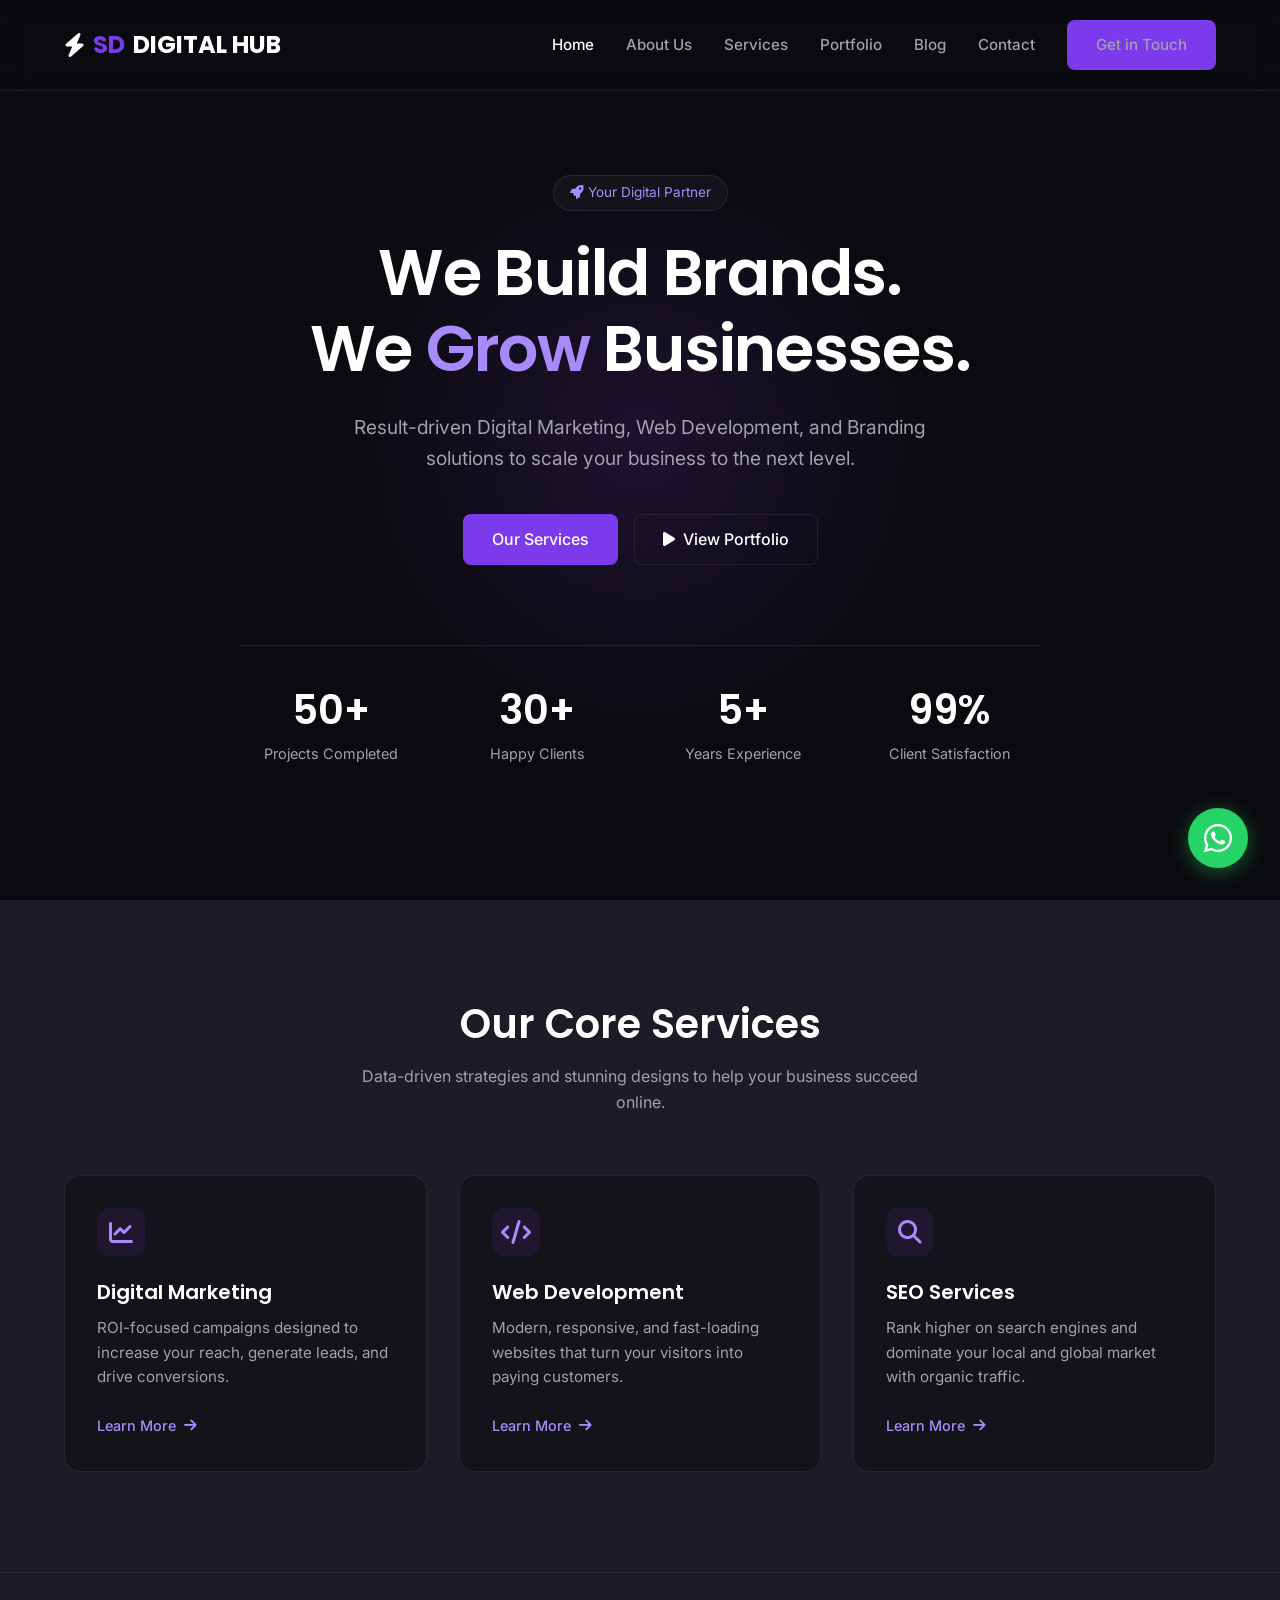
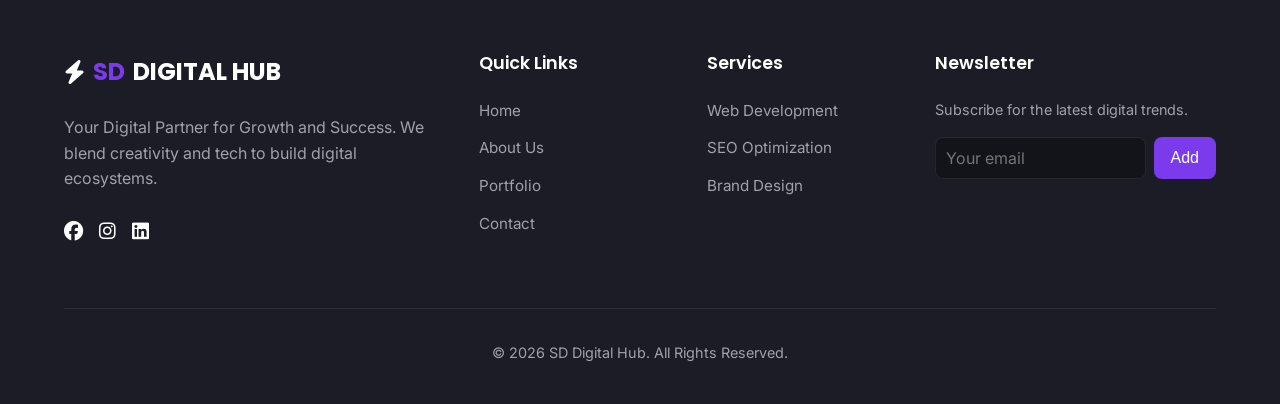
<file: index.html>
<!DOCTYPE html>
<html lang="en">
<head>
  <meta charset="UTF-8">
  <meta name="viewport" content="width=device-width, initial-scale=1.0">
  <title>SD Digital Hub | Your Digital Partner</title>
  <meta name="description" content="Premium Digital Agency specializing in Web Development, SEO, and Branding.">
  <link rel="stylesheet" href="style.css">
  <link rel="stylesheet" href="https://cdnjs.cloudflare.com/ajax/libs/font-awesome/6.4.0/css/all.min.css">
</head>
<body>

  <nav class="navbar">
    <div class="container nav-container">
      <a href="index.html" class="logo">
        <i class="fa-solid fa-bolt"></i> <span>SD</span> DIGITAL HUB
      </a>
      <div class="nav-links">
        <a href="index.html" class="active">Home</a>
        <a href="about.html">About Us</a>
        <a href="services.html">Services</a>
        <a href="portfolio.html">Portfolio</a>
        <a href="blog.html">Blog</a>
        <a href="contact.html">Contact</a>
        <a href="contact.html" class="btn btn-primary">Get in Touch</a>
      </div>
      <button class="menu-toggle"><i class="fa-solid fa-bars"></i></button>
    </div>
  </nav>

  <main>
    <section class="hero">
      <div class="hero-glow"></div>
      <div class="container">
        <div class="hero-content fade-up">
          <span class="hero-tag"><i class="fa-solid fa-rocket"></i> Your Digital Partner</span>
          <h1>We Build Brands.<br>We <span class="text-purple">Grow</span> Businesses.</h1>
          <p>Result-driven Digital Marketing, Web Development, and Branding solutions to scale your business to the next level.</p>
          <div class="hero-btns">
            <a href="services.html" class="btn btn-primary">Our Services</a>
            <a href="portfolio.html" class="btn btn-outline"><i class="fa-solid fa-play" style="margin-right:8px;"></i> View Portfolio</a>
          </div>

          <div class="stats-grid fade-up">
            <div class="stat-item">
              <h3>50+</h3>
              <p>Projects Completed</p>
            </div>
            <div class="stat-item">
              <h3>30+</h3>
              <p>Happy Clients</p>
            </div>
            <div class="stat-item">
              <h3>5+</h3>
              <p>Years Experience</p>
            </div>
            <div class="stat-item">
              <h3>99%</h3>
              <p>Client Satisfaction</p>
            </div>
          </div>
        </div>
      </div>
    </section>

    <section class="section" style="background: var(--bg-surface-light);">
      <div class="container">
        <div class="section-header fade-up">
          <h2>Our Core Services</h2>
          <p>Data-driven strategies and stunning designs to help your business succeed online.</p>
        </div>
        <div class="grid-3">
          <div class="card fade-up">
            <div class="card-icon"><i class="fa-solid fa-chart-line"></i></div>
            <h3>Digital Marketing</h3>
            <p>ROI-focused campaigns designed to increase your reach, generate leads, and drive conversions.</p>
            <a href="services.html" class="card-link">Learn More <i class="fa-solid fa-arrow-right"></i></a>
          </div>
          <div class="card fade-up">
            <div class="card-icon"><i class="fa-solid fa-code"></i></div>
            <h3>Web Development</h3>
            <p>Modern, responsive, and fast-loading websites that turn your visitors into paying customers.</p>
            <a href="services.html" class="card-link">Learn More <i class="fa-solid fa-arrow-right"></i></a>
          </div>
          <div class="card fade-up">
            <div class="card-icon"><i class="fa-solid fa-magnifying-glass"></i></div>
            <h3>SEO Services</h3>
            <p>Rank higher on search engines and dominate your local and global market with organic traffic.</p>
            <a href="services.html" class="card-link">Learn More <i class="fa-solid fa-arrow-right"></i></a>
          </div>
        </div>
      </div>
    </section>
  </main>

  <footer class="footer">
    <div class="container">
      <div class="footer-grid">
        <div class="footer-col">
          <a href="index.html" class="logo" style="margin-bottom: 24px;">
            <i class="fa-solid fa-bolt"></i> <span>SD</span> DIGITAL HUB
          </a>
          <p style="color: var(--text-muted); margin-bottom: 24px;">Your Digital Partner for Growth and Success. We blend creativity and tech to build digital ecosystems.</p>
          <div style="display: flex; gap: 16px; font-size: 1.2rem;">
            <a href="#"><i class="fa-brands fa-facebook"></i></a>
            <a href="#"><i class="fa-brands fa-instagram"></i></a>
            <a href="#"><i class="fa-brands fa-linkedin"></i></a>
          </div>
        </div>
        <div class="footer-col">
          <h4>Quick Links</h4>
          <ul class="footer-links">
            <li><a href="index.html">Home</a></li>
            <li><a href="about.html">About Us</a></li>
            <li><a href="portfolio.html">Portfolio</a></li>
            <li><a href="contact.html">Contact</a></li>
          </ul>
        </div>
        <div class="footer-col">
          <h4>Services</h4>
          <ul class="footer-links">
            <li><a href="services.html">Web Development</a></li>
            <li><a href="services.html">SEO Optimization</a></li>
            <li><a href="services.html">Brand Design</a></li>
          </ul>
        </div>
        <div class="footer-col">
          <h4>Newsletter</h4>
          <p style="color: var(--text-muted); font-size: 0.9rem; margin-bottom: 16px;">Subscribe for the latest digital trends.</p>
          <div style="display: flex; gap: 8px;">
            <input type="email" placeholder="Your email" class="form-control" style="padding: 10px;">
            <button class="btn btn-primary" style="padding: 10px 16px;">Add</button>
          </div>
        </div>
      </div>
      <div class="footer-bottom">
        <p>&copy; 2026 SD Digital Hub. All Rights Reserved.</p>
      </div>
    </div>
  </footer>

  <a href="https://wa.me/1234567890" class="whatsapp-float" target="_blank" aria-label="Chat on WhatsApp">
    <i class="fa-brands fa-whatsapp"></i>
  </a>

  <script src="script.js"></script>
</body>
</html>
</file>
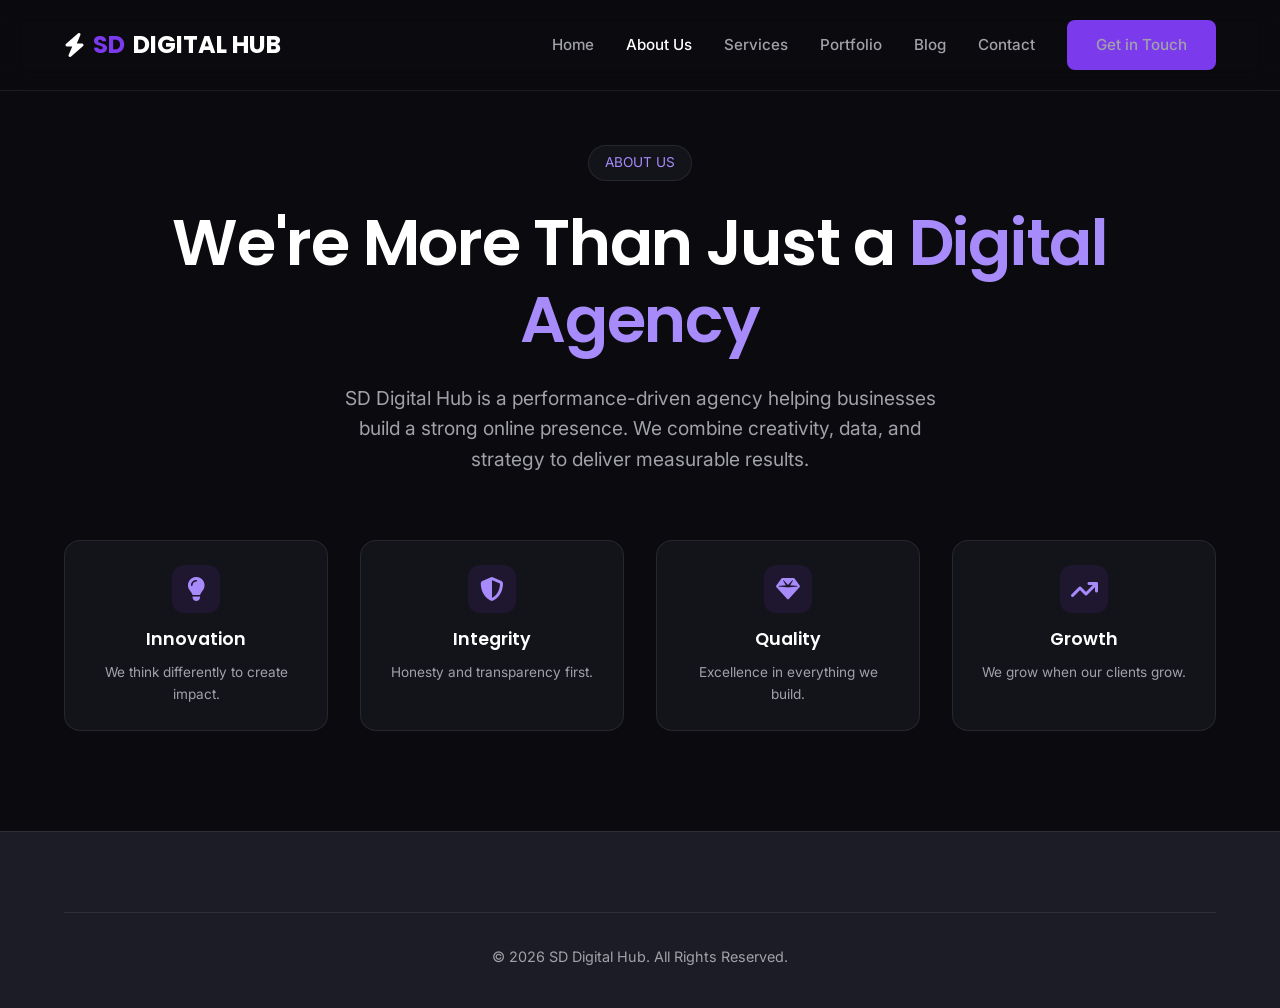
<file: about.html>
<!DOCTYPE html>
<html lang="en">
<head>
  <meta charset="UTF-8">
  <meta name="viewport" content="width=device-width, initial-scale=1.0">
  <title>About Us | SD Digital Hub</title>
  <link rel="stylesheet" href="style.css">
  <link rel="stylesheet" href="https://cdnjs.cloudflare.com/ajax/libs/font-awesome/6.4.0/css/all.min.css">
</head>
<body>

  <nav class="navbar">
    <div class="container nav-container">
      <a href="index.html" class="logo"><i class="fa-solid fa-bolt"></i> <span>SD</span> DIGITAL HUB</a>
      <div class="nav-links">
        <a href="index.html">Home</a>
        <a href="about.html" class="active">About Us</a>
        <a href="services.html">Services</a>
        <a href="portfolio.html">Portfolio</a>
        <a href="blog.html">Blog</a>
        <a href="contact.html">Contact</a>
        <a href="contact.html" class="btn btn-primary">Get in Touch</a>
      </div>
      <button class="menu-toggle"><i class="fa-solid fa-bars"></i></button>
    </div>
  </nav>

  <main>
    <section class="hero" style="min-height: 60vh; padding-top: 120px;">
      <div class="container text-center fade-up">
        <span class="hero-tag">ABOUT US</span>
        <h1>We're More Than Just a <span class="text-purple">Digital Agency</span></h1>
        <p>SD Digital Hub is a performance-driven agency helping businesses build a strong online presence. We combine creativity, data, and strategy to deliver measurable results.</p>
      </div>
    </section>

    <section class="section" style="padding-top: 0;">
      <div class="container fade-up">
        <div class="grid-3" style="grid-template-columns: repeat(4, 1fr);">
          <div class="card text-center" style="padding: 24px;">
            <div class="card-icon" style="margin: 0 auto 16px;"><i class="fa-solid fa-lightbulb"></i></div>
            <h3 style="font-size: 1.1rem;">Innovation</h3>
            <p style="font-size: 0.85rem; margin-bottom: 0;">We think differently to create impact.</p>
          </div>
          <div class="card text-center" style="padding: 24px;">
            <div class="card-icon" style="margin: 0 auto 16px;"><i class="fa-solid fa-shield-halved"></i></div>
            <h3 style="font-size: 1.1rem;">Integrity</h3>
            <p style="font-size: 0.85rem; margin-bottom: 0;">Honesty and transparency first.</p>
          </div>
          <div class="card text-center" style="padding: 24px;">
            <div class="card-icon" style="margin: 0 auto 16px;"><i class="fa-solid fa-gem"></i></div>
            <h3 style="font-size: 1.1rem;">Quality</h3>
            <p style="font-size: 0.85rem; margin-bottom: 0;">Excellence in everything we build.</p>
          </div>
          <div class="card text-center" style="padding: 24px;">
            <div class="card-icon" style="margin: 0 auto 16px;"><i class="fa-solid fa-arrow-trend-up"></i></div>
            <h3 style="font-size: 1.1rem;">Growth</h3>
            <p style="font-size: 0.85rem; margin-bottom: 0;">We grow when our clients grow.</p>
          </div>
        </div>
      </div>
    </section>
  </main>

  <footer class="footer">
    <div class="container">
      <div class="footer-bottom">
        <p>&copy; 2026 SD Digital Hub. All Rights Reserved.</p>
      </div>
    </div>
  </footer>
  <script src="script.js"></script>
</body>
</html>
</file>
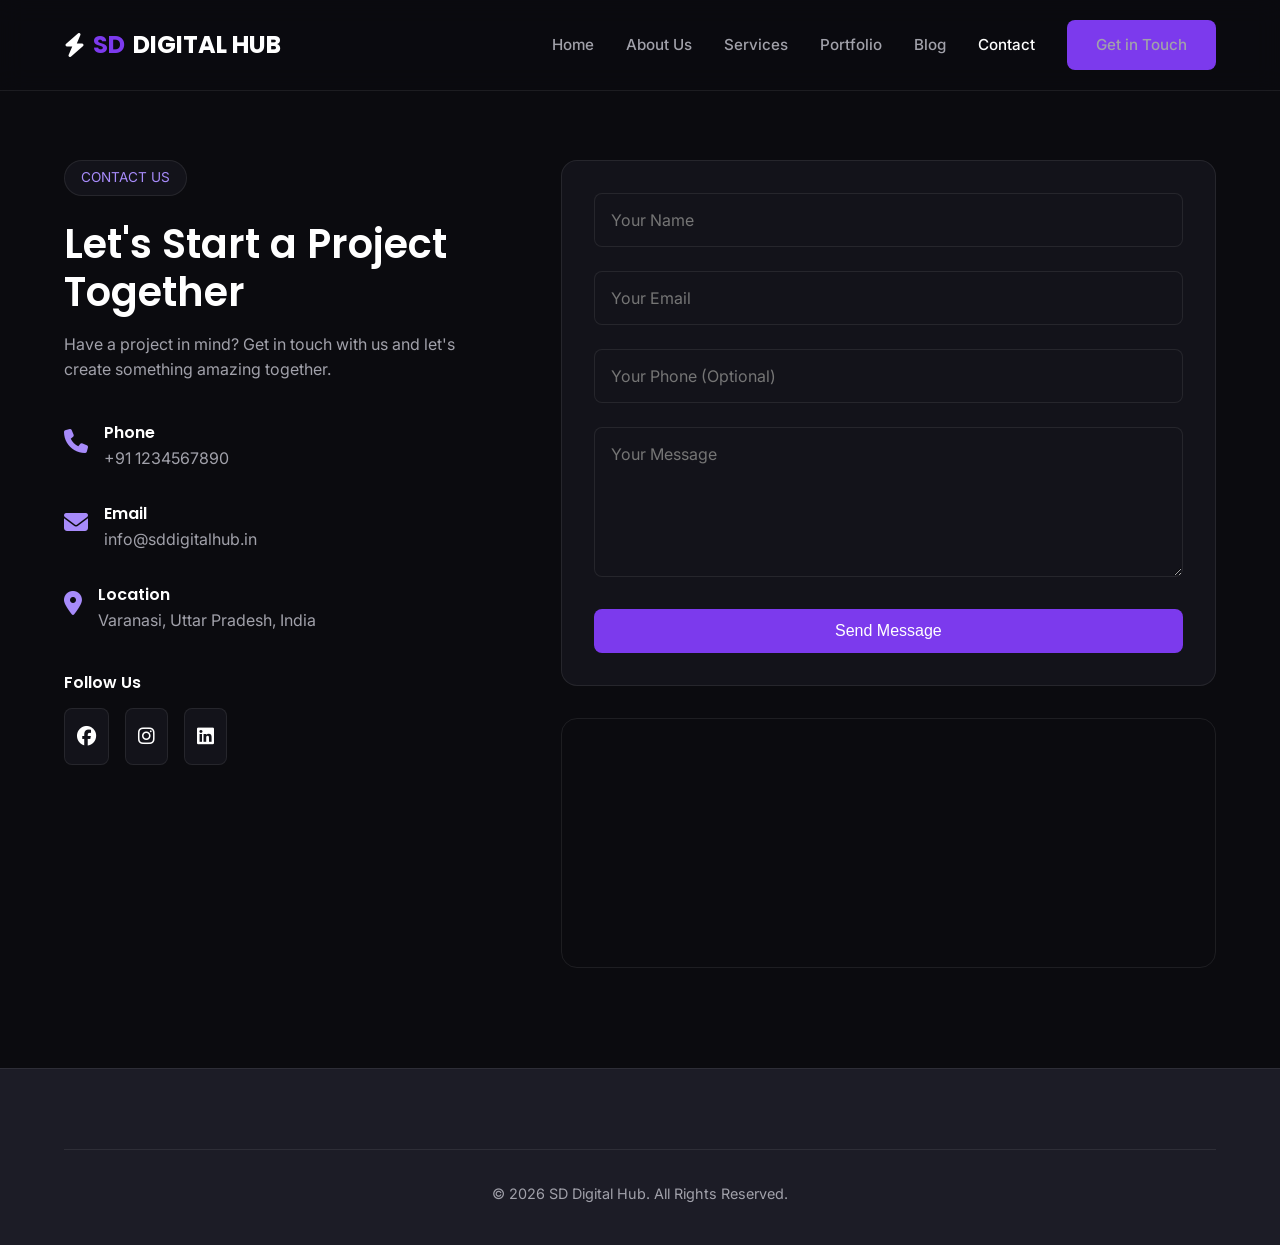
<file: contact.html>
<!DOCTYPE html>
<html lang="en">
<head>
  <meta charset="UTF-8">
  <meta name="viewport" content="width=device-width, initial-scale=1.0">
  <title>Contact Us | SD Digital Hub</title>
  <link rel="stylesheet" href="style.css">
  <link rel="stylesheet" href="https://cdnjs.cloudflare.com/ajax/libs/font-awesome/6.4.0/css/all.min.css">
</head>
<body>

  <nav class="navbar">
    <div class="container nav-container">
      <a href="index.html" class="logo"><i class="fa-solid fa-bolt"></i> <span>SD</span> DIGITAL HUB</a>
      <div class="nav-links">
        <a href="index.html">Home</a>
        <a href="about.html">About Us</a>
        <a href="services.html">Services</a>
        <a href="portfolio.html">Portfolio</a>
        <a href="blog.html">Blog</a>
        <a href="contact.html" class="active">Contact</a>
        <a href="contact.html" class="btn btn-primary">Get in Touch</a>
      </div>
      <button class="menu-toggle"><i class="fa-solid fa-bars"></i></button>
    </div>
  </nav>

  <main>
    <section class="section" style="padding-top: 160px;">
      <div class="container">
        
        <div class="contact-layout">
          <div class="fade-up">
            <span class="hero-tag">CONTACT US</span>
            <h2 style="font-size: 2.5rem; margin-bottom: 16px;">Let's Start a Project Together</h2>
            <p style="color: var(--text-muted); margin-bottom: 40px;">Have a project in mind? Get in touch with us and let's create something amazing together.</p>

            <div class="contact-info-item">
              <div class="contact-info-icon"><i class="fa-solid fa-phone"></i></div>
              <div>
                <h4 style="margin-bottom: 4px;">Phone</h4>
                <p style="color: var(--text-muted);">+91 1234567890</p>
              </div>
            </div>

            <div class="contact-info-item">
              <div class="contact-info-icon"><i class="fa-solid fa-envelope"></i></div>
              <div>
                <h4 style="margin-bottom: 4px;">Email</h4>
                <p style="color: var(--text-muted);">info@sddigitalhub.in</p>
              </div>
            </div>

            <div class="contact-info-item">
              <div class="contact-info-icon"><i class="fa-solid fa-location-dot"></i></div>
              <div>
                <h4 style="margin-bottom: 4px;">Location</h4>
                <p style="color: var(--text-muted);">Varanasi, Uttar Pradesh, India</p>
              </div>
            </div>
            
            <div style="margin-top: 40px;">
              <h4 style="margin-bottom: 16px;">Follow Us</h4>
              <div style="display: flex; gap: 16px; font-size: 1.2rem;">
                <a href="#" style="background: var(--bg-surface); padding: 12px; border-radius: 8px; border: 1px solid var(--border-subtle);"><i class="fa-brands fa-facebook"></i></a>
                <a href="#" style="background: var(--bg-surface); padding: 12px; border-radius: 8px; border: 1px solid var(--border-subtle);"><i class="fa-brands fa-instagram"></i></a>
                <a href="#" style="background: var(--bg-surface); padding: 12px; border-radius: 8px; border: 1px solid var(--border-subtle);"><i class="fa-brands fa-linkedin"></i></a>
              </div>
            </div>
          </div>

          <div class="fade-up">
            <div class="card" style="margin-bottom: 32px;">
              <form id="contactForm" novalidate>
                <div class="form-group">
                  <input type="text" id="name" class="form-control" placeholder="Your Name">
                  <div class="error-msg"></div>
                </div>
                <div class="form-group">
                  <input type="email" id="email" class="form-control" placeholder="Your Email">
                  <div class="error-msg"></div>
                </div>
                <div class="form-group">
                  <input type="tel" id="phone" class="form-control" placeholder="Your Phone (Optional)">
                </div>
                <div class="form-group">
                  <textarea id="message" class="form-control" placeholder="Your Message"></textarea>
                  <div class="error-msg"></div>
                </div>
                <button type="submit" class="btn btn-primary" style="width: 100%;">Send Message</button>
              </form>
            </div>

            <div style="border-radius: 16px; overflow: hidden; border: 1px solid var(--border-subtle); height: 250px;">
              <iframe src="https://www.google.com/maps/embed?pb=!1m18!1m12!1m3!1d115408.09799723048!2d82.90870631620023!3d25.320894901974127!2m3!1f0!2f0!3f0!3m2!1i1024!2i768!4f13.1!3m3!1m2!1s0x398e2db76febcf4d%3A0x68131710853ff0b5!2sVaranasi%2C%20Uttar%20Pradesh!5e0!3m2!1sen!2sin!4v1700000000000!5m2!1sen!2sin" width="100%" height="100%" style="border:0;" allowfullscreen="" loading="lazy" referrerpolicy="no-referrer-when-downgrade"></iframe>
            </div>
          </div>
        </div>

      </div>
    </section>
  </main>

  <footer class="footer">
    <div class="container">
      <div class="footer-bottom">
        <p>&copy; 2026 SD Digital Hub. All Rights Reserved.</p>
      </div>
    </div>
  </footer>
  <script src="script.js"></script>
</body>
</html>
</file>
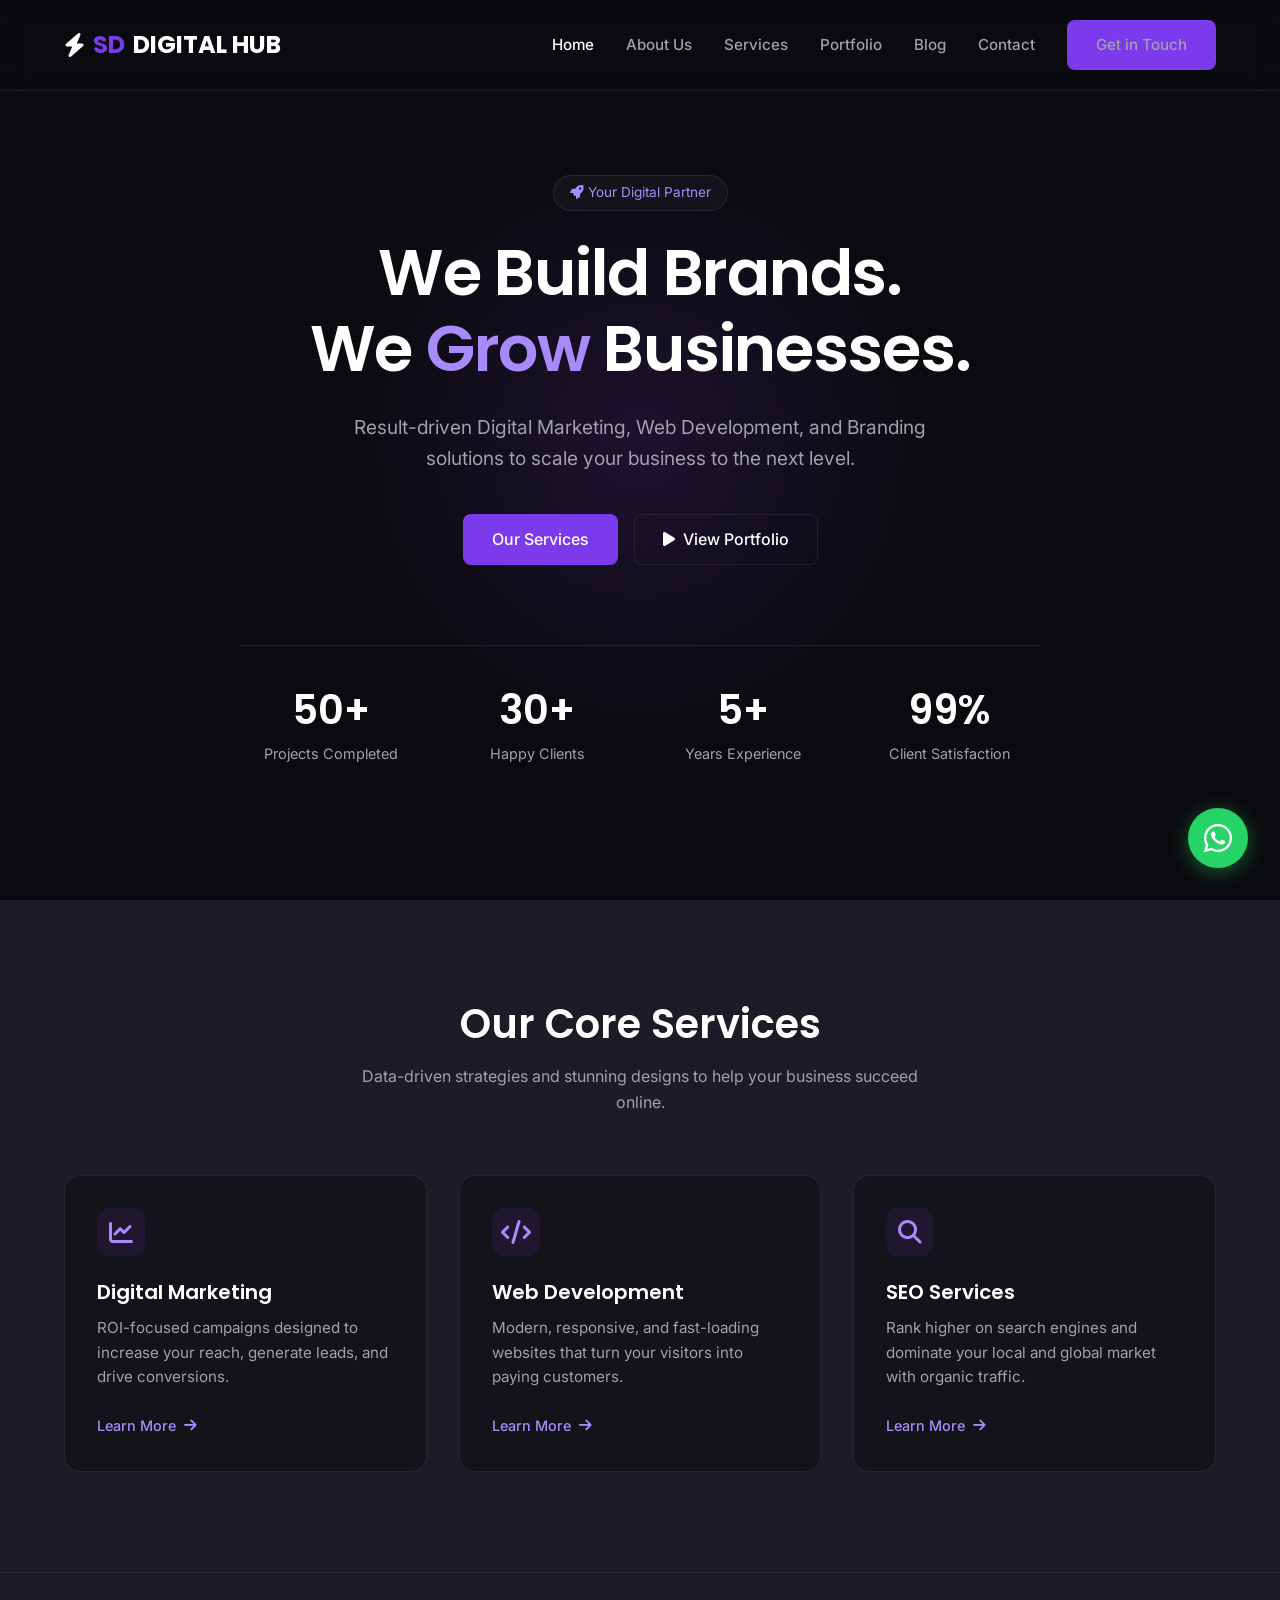
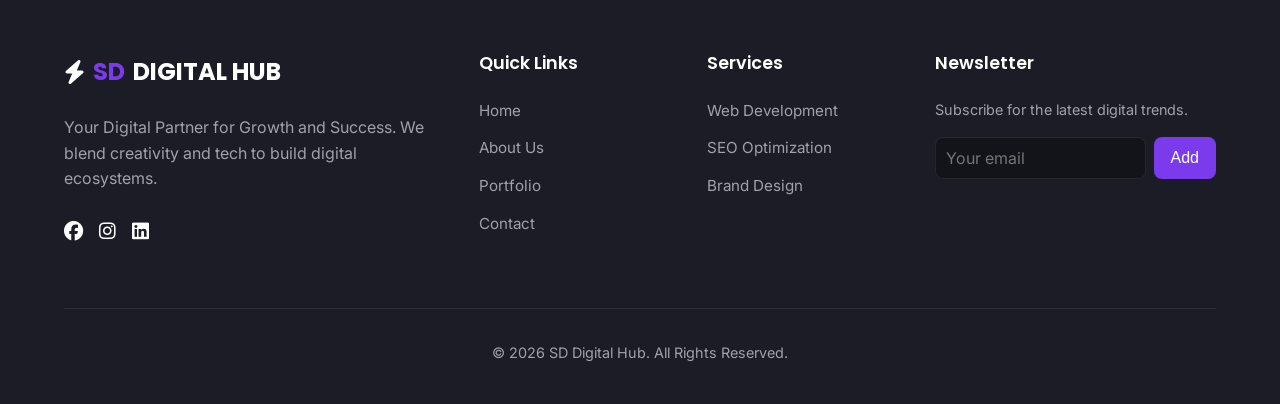
<file: inedex.html>
<!DOCTYPE html>
<html lang="en">
<head>
  <meta charset="UTF-8">
  <meta name="viewport" content="width=device-width, initial-scale=1.0">
  <title>SD Digital Hub | Your Digital Partner</title>
  <meta name="description" content="Premium Digital Agency specializing in Web Development, SEO, and Branding.">
  <link rel="stylesheet" href="style.css">
  <link rel="stylesheet" href="https://cdnjs.cloudflare.com/ajax/libs/font-awesome/6.4.0/css/all.min.css">
</head>
<body>

  <nav class="navbar">
    <div class="container nav-container">
      <a href="index.html" class="logo">
        <i class="fa-solid fa-bolt"></i> <span>SD</span> DIGITAL HUB
      </a>
      <div class="nav-links">
        <a href="index.html" class="active">Home</a>
        <a href="about.html">About Us</a>
        <a href="services.html">Services</a>
        <a href="portfolio.html">Portfolio</a>
        <a href="blog.html">Blog</a>
        <a href="contact.html">Contact</a>
        <a href="contact.html" class="btn btn-primary">Get in Touch</a>
      </div>
      <button class="menu-toggle"><i class="fa-solid fa-bars"></i></button>
    </div>
  </nav>

  <main>
    <section class="hero">
      <div class="hero-glow"></div>
      <div class="container">
        <div class="hero-content fade-up">
          <span class="hero-tag"><i class="fa-solid fa-rocket"></i> Your Digital Partner</span>
          <h1>We Build Brands.<br>We <span class="text-purple">Grow</span> Businesses.</h1>
          <p>Result-driven Digital Marketing, Web Development, and Branding solutions to scale your business to the next level.</p>
          <div class="hero-btns">
            <a href="services.html" class="btn btn-primary">Our Services</a>
            <a href="portfolio.html" class="btn btn-outline"><i class="fa-solid fa-play" style="margin-right:8px;"></i> View Portfolio</a>
          </div>

          <div class="stats-grid fade-up">
            <div class="stat-item">
              <h3>50+</h3>
              <p>Projects Completed</p>
            </div>
            <div class="stat-item">
              <h3>30+</h3>
              <p>Happy Clients</p>
            </div>
            <div class="stat-item">
              <h3>5+</h3>
              <p>Years Experience</p>
            </div>
            <div class="stat-item">
              <h3>99%</h3>
              <p>Client Satisfaction</p>
            </div>
          </div>
        </div>
      </div>
    </section>

    <section class="section" style="background: var(--bg-surface-light);">
      <div class="container">
        <div class="section-header fade-up">
          <h2>Our Core Services</h2>
          <p>Data-driven strategies and stunning designs to help your business succeed online.</p>
        </div>
        <div class="grid-3">
          <div class="card fade-up">
            <div class="card-icon"><i class="fa-solid fa-chart-line"></i></div>
            <h3>Digital Marketing</h3>
            <p>ROI-focused campaigns designed to increase your reach, generate leads, and drive conversions.</p>
            <a href="services.html" class="card-link">Learn More <i class="fa-solid fa-arrow-right"></i></a>
          </div>
          <div class="card fade-up">
            <div class="card-icon"><i class="fa-solid fa-code"></i></div>
            <h3>Web Development</h3>
            <p>Modern, responsive, and fast-loading websites that turn your visitors into paying customers.</p>
            <a href="services.html" class="card-link">Learn More <i class="fa-solid fa-arrow-right"></i></a>
          </div>
          <div class="card fade-up">
            <div class="card-icon"><i class="fa-solid fa-magnifying-glass"></i></div>
            <h3>SEO Services</h3>
            <p>Rank higher on search engines and dominate your local and global market with organic traffic.</p>
            <a href="services.html" class="card-link">Learn More <i class="fa-solid fa-arrow-right"></i></a>
          </div>
        </div>
      </div>
    </section>
  </main>

  <footer class="footer">
    <div class="container">
      <div class="footer-grid">
        <div class="footer-col">
          <a href="index.html" class="logo" style="margin-bottom: 24px;">
            <i class="fa-solid fa-bolt"></i> <span>SD</span> DIGITAL HUB
          </a>
          <p style="color: var(--text-muted); margin-bottom: 24px;">Your Digital Partner for Growth and Success. We blend creativity and tech to build digital ecosystems.</p>
          <div style="display: flex; gap: 16px; font-size: 1.2rem;">
            <a href="#"><i class="fa-brands fa-facebook"></i></a>
            <a href="#"><i class="fa-brands fa-instagram"></i></a>
            <a href="#"><i class="fa-brands fa-linkedin"></i></a>
          </div>
        </div>
        <div class="footer-col">
          <h4>Quick Links</h4>
          <ul class="footer-links">
            <li><a href="index.html">Home</a></li>
            <li><a href="about.html">About Us</a></li>
            <li><a href="portfolio.html">Portfolio</a></li>
            <li><a href="contact.html">Contact</a></li>
          </ul>
        </div>
        <div class="footer-col">
          <h4>Services</h4>
          <ul class="footer-links">
            <li><a href="services.html">Web Development</a></li>
            <li><a href="services.html">SEO Optimization</a></li>
            <li><a href="services.html">Brand Design</a></li>
          </ul>
        </div>
        <div class="footer-col">
          <h4>Newsletter</h4>
          <p style="color: var(--text-muted); font-size: 0.9rem; margin-bottom: 16px;">Subscribe for the latest digital trends.</p>
          <div style="display: flex; gap: 8px;">
            <input type="email" placeholder="Your email" class="form-control" style="padding: 10px;">
            <button class="btn btn-primary" style="padding: 10px 16px;">Add</button>
          </div>
        </div>
      </div>
      <div class="footer-bottom">
        <p>&copy; 2026 SD Digital Hub. All Rights Reserved.</p>
      </div>
    </div>
  </footer>

  <a href="https://wa.me/1234567890" class="whatsapp-float" target="_blank" aria-label="Chat on WhatsApp">
    <i class="fa-brands fa-whatsapp"></i>
  </a>

  <script src="script.js"></script>
</body>
</html>
</file>
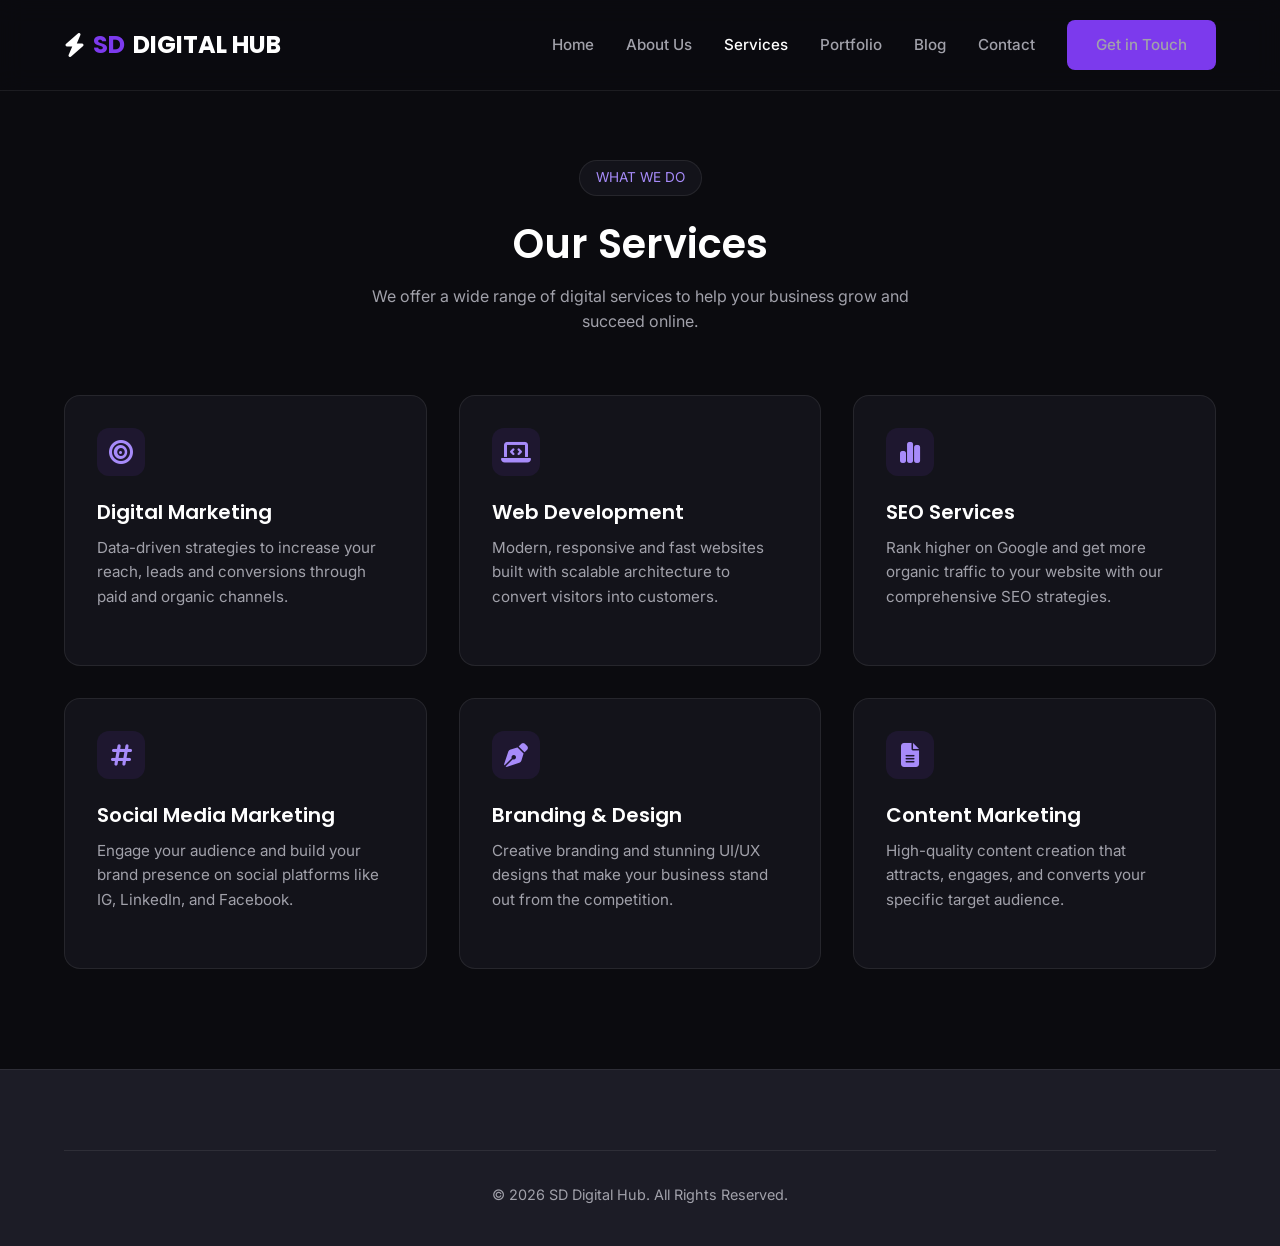
<file: service.html>
<!DOCTYPE html>
<html lang="en">
<head>
  <meta charset="UTF-8">
  <meta name="viewport" content="width=device-width, initial-scale=1.0">
  <title>Services | SD Digital Hub</title>
  <link rel="stylesheet" href="style.css">
  <link rel="stylesheet" href="https://cdnjs.cloudflare.com/ajax/libs/font-awesome/6.4.0/css/all.min.css">
</head>
<body>

  <nav class="navbar">
    <div class="container nav-container">
      <a href="index.html" class="logo"><i class="fa-solid fa-bolt"></i> <span>SD</span> DIGITAL HUB</a>
      <div class="nav-links">
        <a href="index.html">Home</a>
        <a href="about.html">About Us</a>
        <a href="services.html" class="active">Services</a>
        <a href="portfolio.html">Portfolio</a>
        <a href="blog.html">Blog</a>
        <a href="contact.html">Contact</a>
        <a href="contact.html" class="btn btn-primary">Get in Touch</a>
      </div>
      <button class="menu-toggle"><i class="fa-solid fa-bars"></i></button>
    </div>
  </nav>

  <main>
    <section class="section" style="padding-top: 160px;">
      <div class="container">
        <div class="section-header fade-up">
          <span class="hero-tag">WHAT WE DO</span>
          <h2>Our Services</h2>
          <p>We offer a wide range of digital services to help your business grow and succeed online.</p>
        </div>

        <div class="grid-3">
          <div class="card fade-up">
            <div class="card-icon"><i class="fa-solid fa-bullseye"></i></div>
            <h3>Digital Marketing</h3>
            <p>Data-driven strategies to increase your reach, leads and conversions through paid and organic channels.</p>
          </div>
          <div class="card fade-up">
            <div class="card-icon"><i class="fa-solid fa-laptop-code"></i></div>
            <h3>Web Development</h3>
            <p>Modern, responsive and fast websites built with scalable architecture to convert visitors into customers.</p>
          </div>
          <div class="card fade-up">
            <div class="card-icon"><i class="fa-solid fa-chart-simple"></i></div>
            <h3>SEO Services</h3>
            <p>Rank higher on Google and get more organic traffic to your website with our comprehensive SEO strategies.</p>
          </div>
          <div class="card fade-up">
            <div class="card-icon"><i class="fa-solid fa-hashtag"></i></div>
            <h3>Social Media Marketing</h3>
            <p>Engage your audience and build your brand presence on social platforms like IG, LinkedIn, and Facebook.</p>
          </div>
          <div class="card fade-up">
            <div class="card-icon"><i class="fa-solid fa-pen-nib"></i></div>
            <h3>Branding & Design</h3>
            <p>Creative branding and stunning UI/UX designs that make your business stand out from the competition.</p>
          </div>
          <div class="card fade-up">
            <div class="card-icon"><i class="fa-solid fa-file-lines"></i></div>
            <h3>Content Marketing</h3>
            <p>High-quality content creation that attracts, engages, and converts your specific target audience.</p>
          </div>
        </div>
      </div>
    </section>
  </main>

  <footer class="footer">
    <div class="container">
      <div class="footer-bottom">
        <p>&copy; 2026 SD Digital Hub. All Rights Reserved.</p>
      </div>
    </div>
  </footer>
  <script src="script.js"></script>
</body>
</html>
</file>
<file: style.css>
@import url('https://fonts.googleapis.com/css2?family=Inter:wght@300;400;500;600&family=Poppins:wght@500;600;700&display=swap');

:root {
  /* Brand Colors */
  --bg-dark: #0B0B0F;
  --bg-surface: #13131A;
  --bg-surface-light: #1C1C26;
  --primary: #7C3AED;
  --primary-hover: #6D28D9;
  --accent: #A78BFA;
  --text-main: #FFFFFF;
  --text-muted: #A1A1AA;
  
  /* Borders & Shadows */
  --border-subtle: rgba(255, 255, 255, 0.08);
  --border-focus: rgba(124, 58, 237, 0.5);
  --shadow-glow: 0 0 40px rgba(124, 58, 237, 0.15);
  
  /* Transitions */
  --transition: all 0.3s cubic-bezier(0.4, 0, 0.2, 1);
}

* {
  margin: 0;
  padding: 0;
  box-sizing: border-box;
}

html {
  scroll-behavior: smooth;
  font-size: 16px;
}

body {
  font-family: 'Inter', sans-serif;
  background-color: var(--bg-dark);
  color: var(--text-main);
  line-height: 1.6;
  overflow-x: hidden;
}

h1, h2, h3, h4, h5, h6 {
  font-family: 'Poppins', sans-serif;
  font-weight: 600;
  line-height: 1.2;
}

a {
  text-decoration: none;
  color: inherit;
  transition: var(--transition);
}

ul {
  list-style: none;
}

img {
  max-width: 100%;
  height: auto;
  display: block;
}

/* Layout Utilities */
.container {
  width: 100%;
  max-width: 1200px;
  margin: 0 auto;
  padding: 0 24px;
}

.section {
  padding: 100px 0;
}

.text-center { text-align: center; }
.text-purple { color: var(--accent); }

/* Buttons */
.btn {
  display: inline-flex;
  align-items: center;
  justify-content: center;
  padding: 12px 28px;
  border-radius: 8px;
  font-weight: 500;
  font-size: 1rem;
  cursor: pointer;
  transition: var(--transition);
  border: 1px solid transparent;
}

.btn-primary {
  background: var(--primary);
  color: #fff;
}

.btn-primary:hover {
  background: var(--primary-hover);
  box-shadow: 0 4px 20px rgba(124, 58, 237, 0.4);
}

.btn-outline {
  background: transparent;
  border-color: var(--border-subtle);
  color: var(--text-main);
}

.btn-outline:hover {
  border-color: var(--primary);
  color: var(--accent);
}

/* Navigation */
.navbar {
  position: fixed;
  top: 0;
  left: 0;
  width: 100%;
  z-index: 1000;
  padding: 20px 0;
  background: rgba(11, 11, 15, 0.8);
  backdrop-filter: blur(12px);
  -webkit-backdrop-filter: blur(12px);
  border-bottom: 1px solid var(--border-subtle);
  transition: var(--transition);
}

.nav-container {
  display: flex;
  justify-content: space-between;
  align-items: center;
}

.logo {
  font-family: 'Poppins', sans-serif;
  font-size: 1.5rem;
  font-weight: 700;
  display: flex;
  align-items: center;
  gap: 8px;
}

.logo span {
  color: var(--primary);
}

.nav-links {
  display: flex;
  gap: 32px;
  align-items: center;
}

.nav-links a {
  font-size: 0.95rem;
  font-weight: 500;
  color: var(--text-muted);
}

.nav-links a:hover, .nav-links a.active {
  color: var(--text-main);
}

.menu-toggle {
  display: none;
  font-size: 1.5rem;
  background: none;
  border: none;
  color: var(--text-main);
  cursor: pointer;
}

/* Hero Section */
.hero {
  min-height: 100vh;
  display: flex;
  align-items: center;
  position: relative;
  padding-top: 80px;
}

.hero-glow {
  position: absolute;
  top: 50%;
  left: 50%;
  transform: translate(-50%, -50%);
  width: 600px;
  height: 600px;
  background: radial-gradient(circle, rgba(124,58,237,0.15) 0%, rgba(11,11,15,0) 70%);
  z-index: -1;
  pointer-events: none;
}

.hero-content {
  max-width: 800px;
  margin: 0 auto;
  text-align: center;
}

.hero-tag {
  display: inline-block;
  padding: 6px 16px;
  background: var(--bg-surface);
  border: 1px solid var(--border-subtle);
  border-radius: 20px;
  font-size: 0.85rem;
  color: var(--accent);
  margin-bottom: 24px;
}

.hero h1 {
  font-size: 4rem;
  margin-bottom: 24px;
  letter-spacing: -0.02em;
}

.hero p {
  font-size: 1.2rem;
  color: var(--text-muted);
  margin-bottom: 40px;
  max-width: 600px;
  margin-left: auto;
  margin-right: auto;
}

.hero-btns {
  display: flex;
  gap: 16px;
  justify-content: center;
}

/* Stats */
.stats-grid {
  display: grid;
  grid-template-columns: repeat(4, 1fr);
  gap: 24px;
  margin-top: 80px;
  border-top: 1px solid var(--border-subtle);
  padding-top: 40px;
}

.stat-item h3 {
  font-size: 2.5rem;
  color: var(--text-main);
  margin-bottom: 8px;
}

.stat-item p {
  color: var(--text-muted);
  font-size: 0.9rem;
}

/* Section Headers */
.section-header {
  text-align: center;
  margin-bottom: 60px;
}

.section-header h2 {
  font-size: 2.5rem;
  margin-bottom: 16px;
}

.section-header p {
  color: var(--text-muted);
  max-width: 600px;
  margin: 0 auto;
}

/* Cards (Services, Portfolio, Blog) */
.grid-3 {
  display: grid;
  grid-template-columns: repeat(3, 1fr);
  gap: 32px;
}

.card {
  background: var(--bg-surface);
  border: 1px solid var(--border-subtle);
  border-radius: 16px;
  padding: 32px;
  transition: var(--transition);
  position: relative;
  overflow: hidden;
}

.card:hover {
  transform: translateY(-5px);
  border-color: var(--border-focus);
  box-shadow: var(--shadow-glow);
}

.card-icon {
  width: 48px;
  height: 48px;
  background: rgba(124, 58, 237, 0.1);
  color: var(--accent);
  border-radius: 12px;
  display: flex;
  align-items: center;
  justify-content: center;
  font-size: 1.5rem;
  margin-bottom: 24px;
}

.card h3 {
  font-size: 1.25rem;
  margin-bottom: 12px;
}

.card p {
  color: var(--text-muted);
  font-size: 0.95rem;
  margin-bottom: 24px;
}

.card-link {
  color: var(--accent);
  font-size: 0.9rem;
  font-weight: 500;
  display: inline-flex;
  align-items: center;
  gap: 8px;
}

.card-link:hover {
  color: var(--text-main);
}

/* Image Cards (Portfolio & Blog) */
.img-card {
  padding: 0;
  display: flex;
  flex-direction: column;
}

.img-card-thumb {
  width: 100%;
  height: 240px;
  object-fit: cover;
  border-bottom: 1px solid var(--border-subtle);
}

.img-card-content {
  padding: 24px;
  flex-grow: 1;
}

.badge {
  display: inline-block;
  padding: 4px 12px;
  background: rgba(124, 58, 237, 0.1);
  color: var(--accent);
  border-radius: 4px;
  font-size: 0.75rem;
  font-weight: 600;
  margin-bottom: 16px;
}

/* Forms */
.contact-layout {
  display: grid;
  grid-template-columns: 1fr 1.5fr;
  gap: 60px;
}

.form-group {
  margin-bottom: 24px;
}

.form-control {
  width: 100%;
  background: var(--bg-surface);
  border: 1px solid var(--border-subtle);
  padding: 16px;
  border-radius: 8px;
  color: var(--text-main);
  font-family: 'Inter', sans-serif;
  font-size: 1rem;
  transition: var(--transition);
}

.form-control:focus {
  outline: none;
  border-color: var(--primary);
  box-shadow: 0 0 0 2px rgba(124, 58, 237, 0.2);
}

textarea.form-control {
  min-height: 150px;
  resize: vertical;
}

.error-msg {
  color: #ef4444;
  font-size: 0.85rem;
  margin-top: 8px;
  display: none;
}

/* Contact Info Box */
.contact-info-item {
  display: flex;
  gap: 16px;
  margin-bottom: 32px;
}

.contact-info-icon {
  font-size: 1.5rem;
  color: var(--accent);
}

/* Footer */
.footer {
  background: var(--bg-surface-light);
  border-top: 1px solid var(--border-subtle);
  padding: 80px 0 40px;
}

.footer-grid {
  display: grid;
  grid-template-columns: 2fr 1fr 1fr 1.5fr;
  gap: 40px;
  margin-bottom: 60px;
}

.footer-col h4 {
  font-size: 1.1rem;
  margin-bottom: 24px;
}

.footer-links li {
  margin-bottom: 12px;
}

.footer-links a {
  color: var(--text-muted);
  font-size: 0.95rem;
}

.footer-links a:hover {
  color: var(--accent);
  padding-left: 4px;
}

.footer-bottom {
  text-align: center;
  padding-top: 32px;
  border-top: 1px solid var(--border-subtle);
  color: var(--text-muted);
  font-size: 0.9rem;
}

/* Floating WhatsApp */
.whatsapp-float {
  position: fixed;
  bottom: 32px;
  right: 32px;
  background: #25D366;
  color: #fff;
  width: 60px;
  height: 60px;
  border-radius: 50%;
  display: flex;
  align-items: center;
  justify-content: center;
  font-size: 32px;
  box-shadow: 0 4px 20px rgba(37, 211, 102, 0.4);
  z-index: 999;
  transition: var(--transition);
}

.whatsapp-float:hover {
  transform: scale(1.1);
}

/* Fade Up Animation Class */
.fade-up {
  opacity: 0;
  transform: translateY(30px);
  transition: opacity 0.8s ease-out, transform 0.8s ease-out;
}

.fade-up.visible {
  opacity: 1;
  transform: translateY(0);
}

/* Mobile Responsiveness */
@media (max-width: 992px) {
  .hero h1 { font-size: 3rem; }
  .grid-3 { grid-template-columns: repeat(2, 1fr); }
  .stats-grid { grid-template-columns: repeat(2, 1fr); gap: 40px; }
  .contact-layout { grid-template-columns: 1fr; }
  .footer-grid { grid-template-columns: repeat(2, 1fr); }
}

@media (max-width: 768px) {
  .menu-toggle { display: block; }
  .nav-links {
    position: fixed;
    top: 70px;
    left: -100%;
    width: 100%;
    height: calc(100vh - 70px);
    background: var(--bg-dark);
    flex-direction: column;
    padding: 40px 24px;
    transition: var(--transition);
    align-items: flex-start;
  }
  .nav-links.active { left: 0; }
  .nav-links .btn { width: 100%; margin-top: 20px; }
  
  .hero { padding-top: 120px; min-height: auto; padding-bottom: 60px; }
  .hero h1 { font-size: 2.2rem; }
  .hero p { font-size: 1rem; }
  .hero-btns { flex-direction: column; width: 100%; }
  .hero-btns .btn { width: 100%; }
  
  .grid-3 { grid-template-columns: 1fr; }
  .stats-grid { grid-template-columns: 1fr; text-align: center; }
  .footer-grid { grid-template-columns: 1fr; }
  .whatsapp-float { bottom: 24px; right: 24px; width: 50px; height: 50px; font-size: 28px; }
}
</file>
